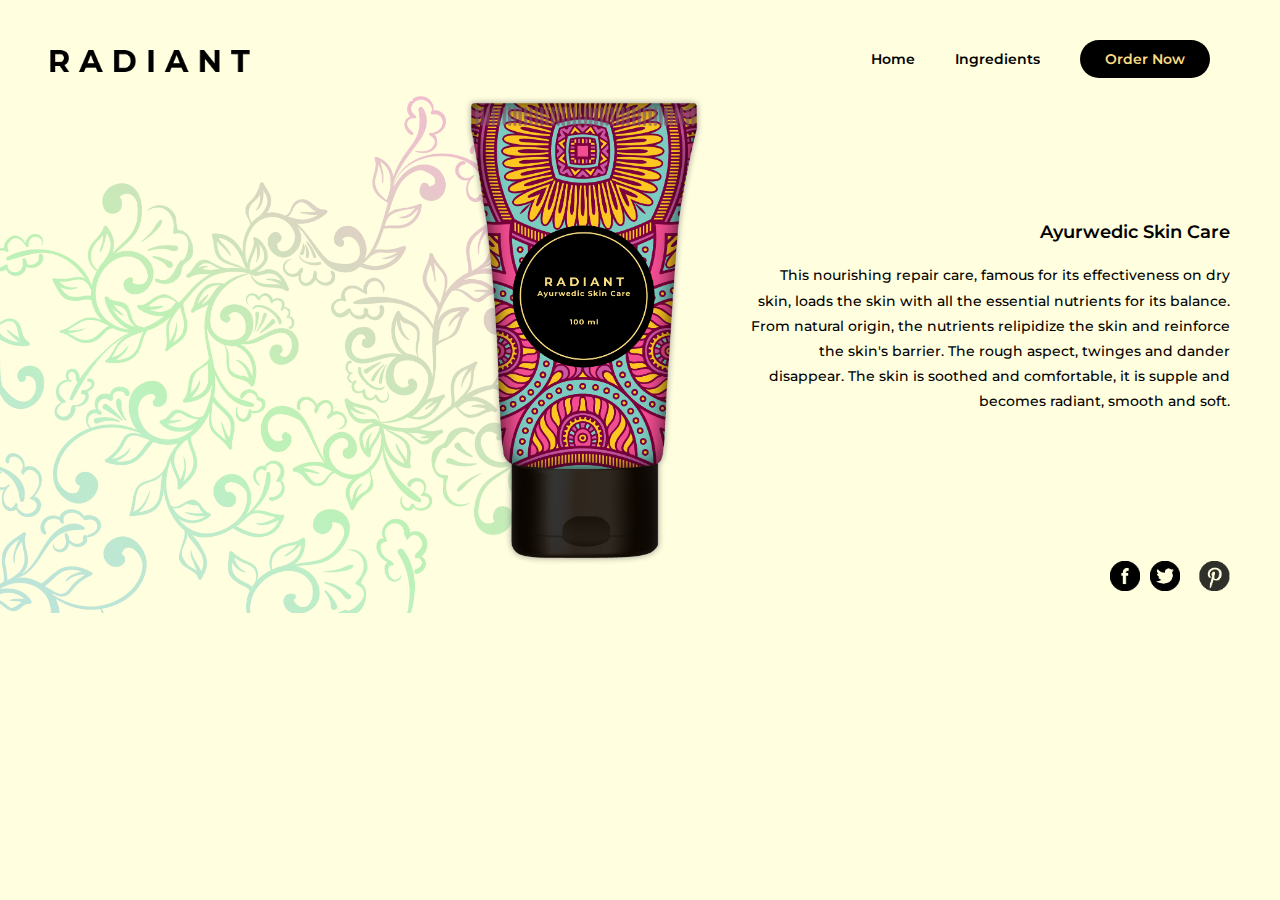
<file: index.html>
<!DOCTYPE html>
<html lang="en">
<head>
	<meta charset="UTF-8">
	<meta name="description" content="Radiant - Ayurwedic Skin Care">
	<meta name="viewport" content="width=device-width, initial-scale=1, shrink-to-fit=no">

	<!-- Title -->
	<title>Radiant</title>

	<!-- Favicon -->
    <link rel="icon" href="images/core-img/favicon.ico">  

    <!-- Google Fonts -->
    <link href="https://fonts.googleapis.com/css2?family=Montserrat:ital,wght@0,300;0,400;0,500;0,600;0,700;0,800;0,900;1,300;1,400;1,500;1,600;1,700;1,800;1,900&display=swap" rel="stylesheet">

    <!--  Stylesheet -->
    <link rel="stylesheet" href="style.css">
</head>
<body>	
	<div class="page-wrapper">
		<div class="background-overlay transition-overlay"></div>
		<!-- Page Top -->
		<div class="page-top">
			<div class="section-container">
				<div class="grid-row">

					<!-- Logo -->
					<div class="grid-col-6">
						<a href="/ndex.html"><img src="images/core-img/logo.png" alt="Radiant Logo" class="logo"></a>
					</div>

					<!-- Navigation -->
					<div class="grid-col-6 navigation">
						<div class="mobile-nav">
							<img src="images/core-img/icon-hamburger.svg" alt="Hamburger icon" class="mobile-nav-icon">
							<img src="images/core-img/icon-close.svg" alt="Hamburger icon" class="mobile-nav-close-icon">
						</div>
						<nav>
							<ul>
								<li><a href="/index.html">Home</a></li>
								<li><a href="/ingredients.html">Ingredients</a></li>
								<li class="order"><a href="/order.html" class="button">Order Now</a></li>
							</ul>
						</nav>
					</div>

				</div>	
			</div>		
		</div>

		<!-- Product -->
		<div class="content-left">
			<img src="images/floral-pattern.png" alt="Floral Pattern" class="floral-bg">
			<img src="images/radiant-cream.png" alt="Radiant Cream" class="product-img">	
		</div>

		<!-- Content -->
		<main id="swup" class="page-content home contentload">
			<div class="section-container">

				<div class="content-wrapper">				
					<div class="content-right contentslide">
						<div class="content-right-inner">
							<h1>Ayurwedic Skin Care</h1>	
							<p>This nourishing repair care, famous for its effectiveness on dry skin, loads the skin with all the essential nutrients for its balance. From natural origin, the nutrients relipidize the skin and reinforce the skin's barrier. The rough aspect, twinges and dander disappear. The skin is soothed and comfortable, it is supple and becomes radiant, smooth and soft.</p>							
						</div>				
					</div>

				</div>				
			</div>			
		</main>

		<!-- Footer -->
		<div class="footer">
			<div class="section-container">
				<div class="social-links">
					<a href="#"><img src="images/core-img/facebook.png" alt="Facebook"></a>
					<a href="#"><img src="images/core-img/twitter.png" alt="Twitter"></a>
					<a href="#"><img src="images/core-img/pinterest.png" alt="Pinterest"></a>
				</div>
			</div>
		</div>
		
	</div>

	<!-- Jquery -->
    <script src="modules/jquery/jquery.js"></script>

    <!-- Countdown JS -->
    <script src="modules/countdown/js/countdown.js"></script>

    <!-- Swup JS -->
    <script src="modules/swup/dist/swup.min.js"></script>

	<!-- Anime JS -->
    <script src="modules/animejs/anime.min.js"></script>

    <!-- JS -->
    <script src="script.js"></script>
</body>
</html>
</file>
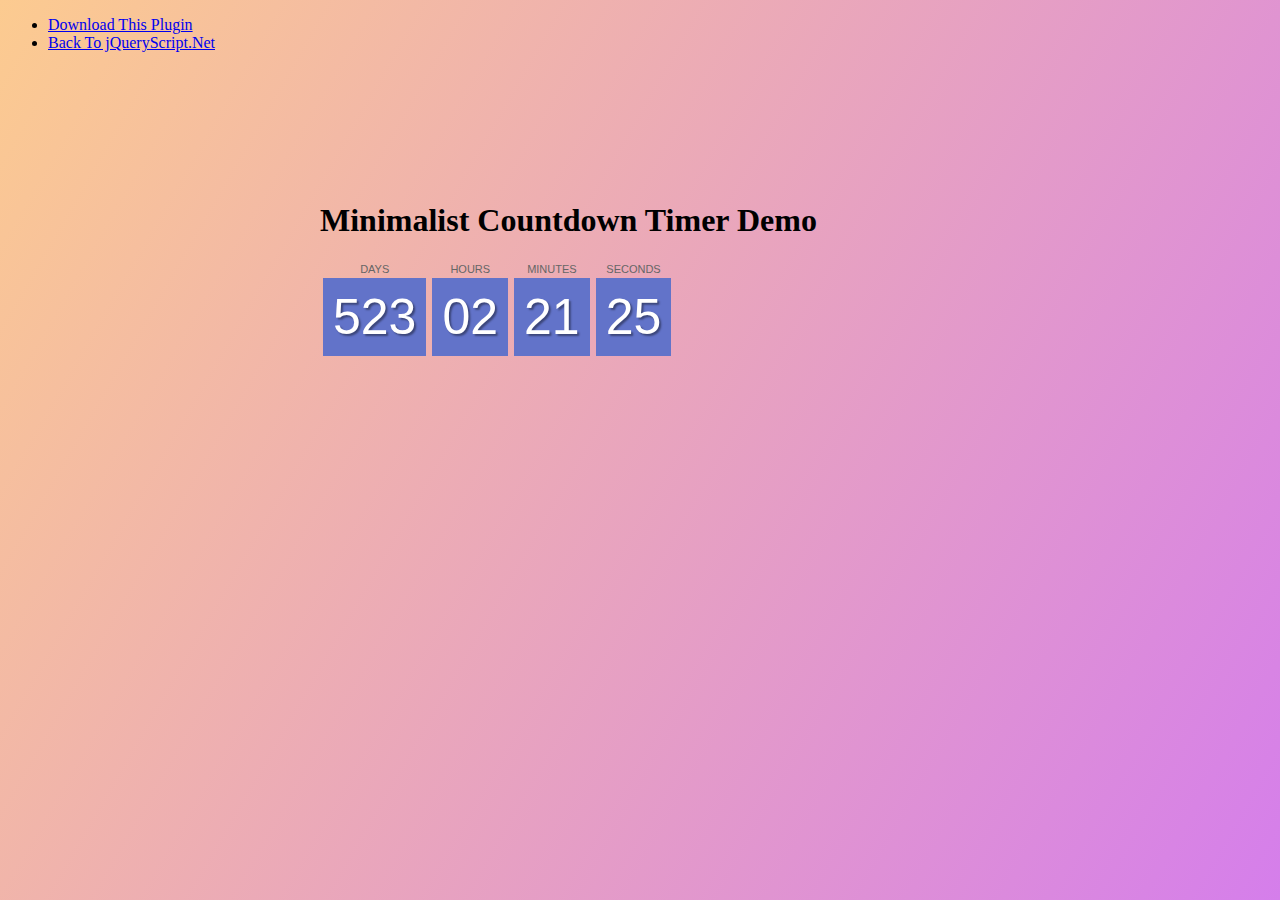
<file: modules/countdown/index.html>
<!doctype html>
<html>
<head>
<meta charset="utf-8">
<meta http-equiv="X-UA-Compatible" content="IE=edge,chrome=1">
<meta name="viewport" content="width=device-width, initial-scale=1">
	<title>Minimalist Countdown Timer Demo</title>
    <link href="http://www.jqueryscript.net/css/jquerysctipttop.css" rel="stylesheet" type="text/css">
	<link rel="stylesheet" type="text/css" href="css/countdown.css" />
	<script src="https://code.jquery.com/jquery-1.12.4.min.js"></script>
	<script type="text/javascript" src="js/countdown.js"></script>
    <style>
    html { height:100vh;}
    body {background-image: linear-gradient(120deg, #fccb90 0%, #d57eeb 100%);}
    .container { margin:150px auto; max-width:640px;}
    </style>
</head>
<body>
<div id="jquery-script-menu">
<div class="jquery-script-center">
<ul>
<li><a href="http://www.jqueryscript.net/time-clock/Minimalist-Countdown-Timer-Plugin-jQuery/">Download This Plugin</a></li>
<li><a href="http://www.jqueryscript.net/">Back To jQueryScript.Net</a></li>
</ul>
<div class="jquery-script-ads"><script type="text/javascript"><!--
google_ad_client = "ca-pub-2783044520727903";
/* jQuery_demo */
google_ad_slot = "2780937993";
google_ad_width = 728;
google_ad_height = 90;
//-->
</script>
<script type="text/javascript"
src="http://pagead2.googlesyndication.com/pagead/show_ads.js">
</script></div>
<div class="jquery-script-clear"></div>
</div>
</div>
<div class="container">
<h1>Minimalist Countdown Timer Demo</h1>
<div class='countdown' data-date="2028-01-01"></div>
</div>
<script type="text/javascript">

  var _gaq = _gaq || [];
  _gaq.push(['_setAccount', 'UA-36251023-1']);
  _gaq.push(['_setDomainName', 'jqueryscript.net']);
  _gaq.push(['_trackPageview']);

  (function() {
    var ga = document.createElement('script'); ga.type = 'text/javascript'; ga.async = true;
    ga.src = ('https:' == document.location.protocol ? 'https://ssl' : 'http://www') + '.google-analytics.com/ga.js';
    var s = document.getElementsByTagName('script')[0]; s.parentNode.insertBefore(ga, s);
  })();

</script>
</body>
</html>
</file>
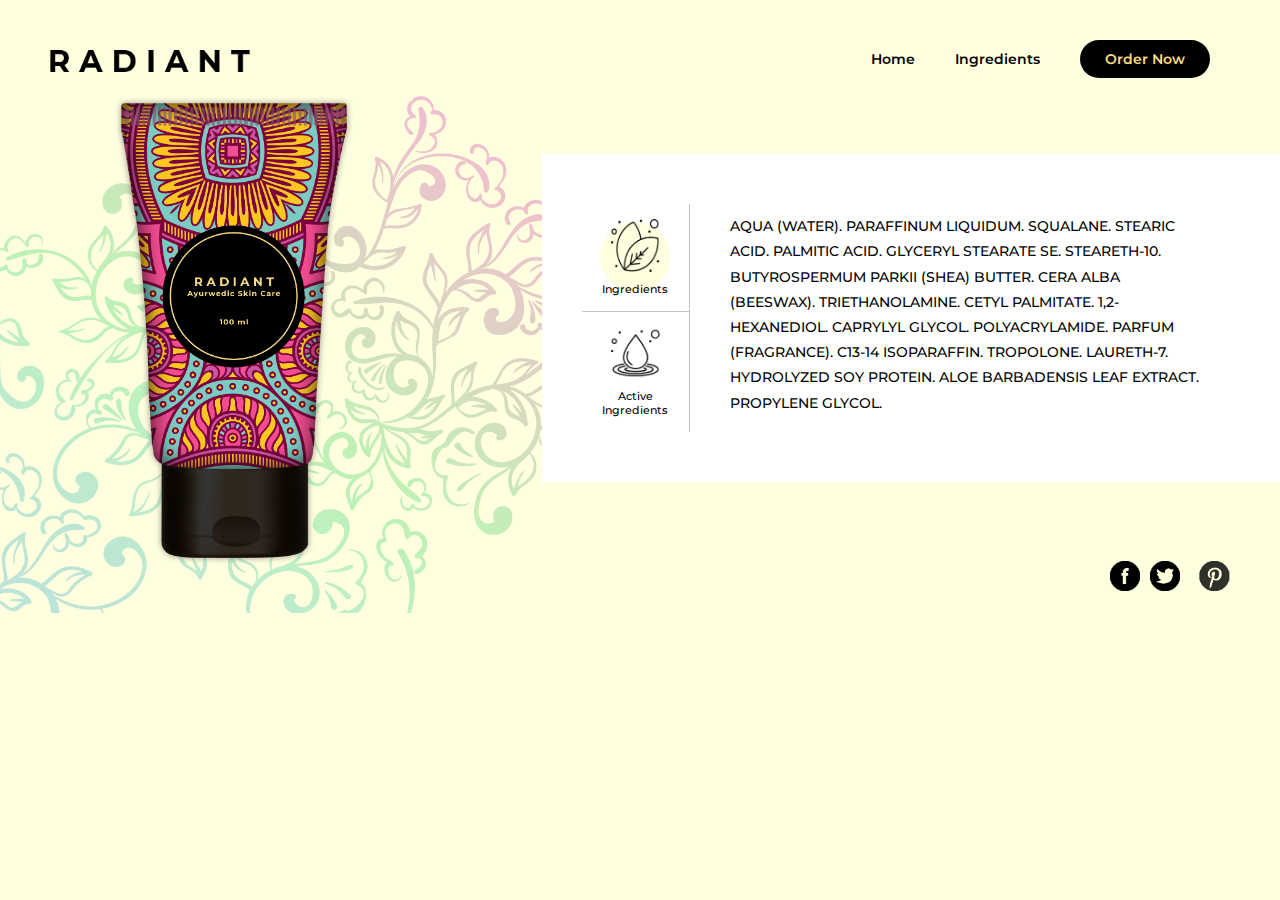
<file: ingredients.html>
<!DOCTYPE html>
<html lang="en">
<head>
	<meta charset="UTF-8">
	<meta name="description" content="Radiant - Ayurwedic Skin Care">
	<meta name="viewport" content="width=device-width, initial-scale=1, shrink-to-fit=no">

	<!-- Title -->
	<title>Radiant</title>

	<!-- Favicon -->
    <link rel="icon" href="images/core-img/favicon.ico">    

    <!-- Google Fonts -->
    <link href="https://fonts.googleapis.com/css2?family=Montserrat:ital,wght@0,300;0,400;0,500;0,600;0,700;0,800;0,900;1,300;1,400;1,500;1,600;1,700;1,800;1,900&display=swap" rel="stylesheet">

    <!--  Stylesheet -->
    <link rel="stylesheet" href="style.css">
</head>
<body>	
	<div class="page-wrapper">
		<div class="background-overlay transition-overlay"></div>
		<!-- Page Top -->
		<div class="page-top">
			<div class="section-container">
				<div class="grid-row">

					<!-- Logo -->
					<div class="grid-col-6">
						<a href="/index.html"><img src="images/core-img/logo.png" alt="Radiant Logo" class="logo"></a>
					</div>

					<!-- Navigation -->
					<div class="grid-col-6 navigation">
						<div class="mobile-nav">
							<img src="images/core-img/icon-hamburger.svg" alt="Hamburger icon" class="mobile-nav-icon">
							<img src="images/core-img/icon-close.svg" alt="Hamburger icon" class="mobile-nav-close-icon">
						</div>
						<nav>
							<ul>
								<li><a href="/index.html">Home</a></li>
								<li><a href="/ingredients.html">Ingredients</a></li>
								<li class="order"><a href="/order.html" class="button">Order Now</a></li>
							</ul>
						</nav>
					</div>

				</div>	
			</div>		
		</div>

		<!-- Product -->
		<div class="content-left">
			<img src="images/floral-pattern.png" alt="Floral Pattern" class="floral-bg">
			<img src="images/radiant-cream.png" alt="Radiant Cream" class="product-img">	
		</div>

		<!-- Content -->
		<main id="swup" class="page-content inner-page contentload">
			<div class="section-container">

				<div class="grid-row content-wrapper">
					
					<div class="grid-col-7 content-right contentslide">
						<div class="content-right-inner grid-row">
							<div class="tab tabslide">
							  <div class="tablinks" data-id="ingredients" id="defaultOpen">
							  	<div class="tabactive-bg"></div>
							  	<img src="images/ingredients.png" alt="Ingredients Icon"><span>Ingredients</span>
							  </div>
							  <div class="tablinks" data-id="activeIng">
							  	<div class="tabactive-bg"></div>
							  	<img src="images/active-ingredients.png" alt="Active Ingredients Icon"><span>Active Ingredients</span>  	
							  </div>
							</div>

							<div id="ingredients" class="tabcontent">
							  <p>AQUA (WATER). PARAFFINUM LIQUIDUM. SQUALANE. STEARIC ACID. PALMITIC ACID. GLYCERYL STEARATE SE. STEARETH-10. BUTYROSPERMUM PARKII (SHEA) BUTTER. CERA ALBA (BEESWAX). TRIETHANOLAMINE. CETYL PALMITATE. 1,2-HEXANEDIOL. CAPRYLYL GLYCOL. POLYACRYLAMIDE. PARFUM (FRAGRANCE). C13-14 ISOPARAFFIN. TROPOLONE. LAURETH-7. HYDROLYZED SOY PROTEIN. ALOE BARBADENSIS LEAF EXTRACT. PROPYLENE GLYCOL.</p>
							</div>

							<div id="activeIng" class="tabcontent">
							  <p>shea butter, beeswax, aloe vera and soy proteins in a creamy texture</p> 
							</div>
													
						</div>				
					</div>

				</div>				
			</div>			
		</main>

		<!-- Footer -->
		<div class="footer">
			<div class="section-container">
				<div class="social-links">
					<a href="#"><img src="images/core-img/facebook.png" alt="Facebook"></a>
					<a href="#"><img src="images/core-img/twitter.png" alt="Twitter"></a>
					<a href="#"><img src="images/core-img/pinterest.png" alt="Pinterest"></a>
				</div>
			</div>
		</div>
		
	</div>

	<!-- Jquery -->
    <script src="modules/jquery/jquery.js"></script>

    <!-- Countdown JS -->
    <script src="modules/countdown/js/countdown.js"></script>

    <!-- Swup JS -->
    <script src="modules/swup/dist/swup.min.js"></script>

	<!-- Anime JS -->
    <script src="modules/animejs/anime.min.js"></script>

    <!-- JS -->
    <script src="script.js"></script>
</body>
</html>
</file>
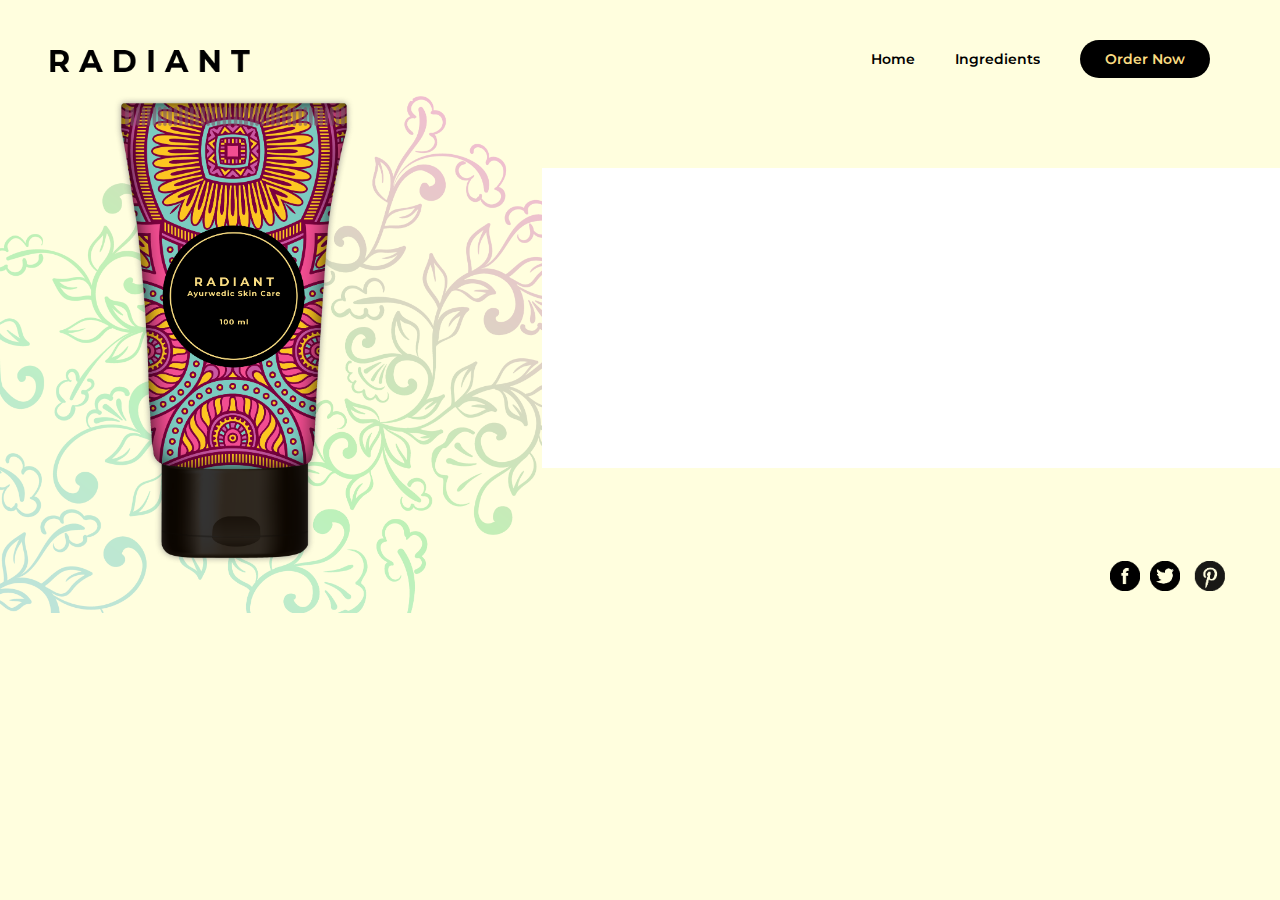
<file: order.html>
<!DOCTYPE html>
<html lang="en">
<head>
	<meta charset="UTF-8">
	<meta name="description" content="Radiant - Ayurwedic Skin Care">
	<meta name="viewport" content="width=device-width, initial-scale=1, shrink-to-fit=no">

	<!-- Title -->
	<title>Radiant</title>

	<!-- Favicon -->
    <link rel="icon" href="images/core-img/favicon.ico">    

    <!-- Google Fonts -->
    <link href="https://fonts.googleapis.com/css2?family=Montserrat:ital,wght@0,300;0,400;0,500;0,600;0,700;0,800;0,900;1,300;1,400;1,500;1,600;1,700;1,800;1,900&display=swap" rel="stylesheet">

    <!--  Stylesheet -->
    <link rel="stylesheet" href="style.css">
</head>
<body>	
	<div class="page-wrapper">
		<div class="background-overlay transition-overlay"></div>
		<!-- Page Top -->
		<div class="page-top">
			<div class="section-container">
				<div class="grid-row">

					<!-- Logo -->
					<div class="grid-col-6">
						<a href="/index.html"><img src="images/core-img/logo.png" alt="Radiant Logo" class="logo"></a>
					</div>

					<!-- Navigation -->
					<div class="grid-col-6 navigation">
						<div class="mobile-nav">
							<img src="images/core-img/icon-hamburger.svg" alt="Hamburger icon" class="mobile-nav-icon">
							<img src="images/core-img/icon-close.svg" alt="Hamburger icon" class="mobile-nav-close-icon">
						</div>
						<nav>
							<ul>
								<li><a href="/index.html">Home</a></li>
								<li><a href="/ingredients.html">Ingredients</a></li>
								<li class="order"><a href="/order.html" class="button">Order Now</a></li>
							</ul>
						</nav>
					</div>

				</div>	
			</div>		
		</div>

		<!-- Product -->
		<div class="content-left">
			<img src="images/floral-pattern.png" alt="Floral Pattern" class="floral-bg">
			<img src="images/radiant-cream.png" alt="Radiant Cream" class="product-img">	
		</div>
		
		<!-- Content -->
		<main id="swup" class="page-content inner-page order contentload">
			<div class="section-container">

				<div class="grid-row content-wrapper">
					
					<div class="grid-col-7 content-right contentslide">
						<div class="content-right-inner">
							<div class='countdown' data-date="2020-10-01" data-time="18:30"></div>					
						</div>				
					</div>

				</div>				
			</div>			
		</main>

		<!-- Footer -->
		<div class="footer">
			<div class="section-container">
				<div class="social-links">
					<a href="#"><img src="images/core-img/facebook.png" alt="Facebook"></a>
					<a href="#"><img src="images/core-img/twitter.png" alt="Twitter"></a>
					<a href="#"><img src="images/core-img/pinterest.png" alt="Pinterest"></a>
				</div>
			</div>
		</div>
		
	</div>

	<!-- Jquery -->
    <script src="modules/jquery/jquery.js"></script>

    <!-- Countdown JS -->
    <script src="modules/countdown/js/countdown.js"></script>

    <!-- Swup JS -->
    <script src="modules/swup/dist/swup.min.js"></script>

	<!-- Anime JS -->
    <script src="modules/animejs/anime.min.js"></script>

    <!-- JS -->
    <script src="script.js"></script>
</body>
</html>
</file>
<file: style.css>
/** Base CSS **/
* {
  margin: 0;
  padding: 0; 
}
body {
  width: 100%;
  max-width: 1366px;
  margin: 0 auto;
  font-family: "Montserrat", sans-serif;
  font-size: 14px;
  font-weight: 500;
  color: #000;
  background-color: #fffede; 
}
h1 {
  font-size: 18px;
  font-weight: 600;
  margin-bottom: 20px; 
}
p {
  line-height: 1.8em; 
}
a {
  text-decoration: none;
  color: #000; 
}
ul, li {
  margin: 0; 
}
ul li, li li {
  list-style: none; 
}
img {
  width: auto;
  max-width: 100%; 
}

/** General CSS **/
.section-container {
  padding: 20px; 
  height: 100%;
}
.grid-row {
  display: flex;
  flex-wrap: wrap; 
}
.grid-col-12 {
  flex: 100%;
  max-width: 100%; 
}
.grid-col-11 {
  flex: 91.66%;
  max-width: 91.66%; 
}
.grid-col-10 {
  flex: 83.33%;
  max-width: 83.33%; 
}
.grid-col-9 {
  flex: 75%;
  max-width: 75%; 
}
.grid-col-8 {
  flex: 66.66%;
  max-width: 66.66%; 
}
.grid-col-7 {
  flex: 58.33%;
  max-width: 58.33%; 
}
.grid-col-6 {
  flex: 50%;
  max-width: 50%; 
}
.grid-col-5 {
  flex: 41.66%;
  max-width: 41.66%; 
}
.grid-col-4 {
  flex: 33.33%;
  max-width: 33.33%; 
}
.grid-col-3 {
  flex: 25%;
  max-width: 25%; 
}
.grid-col-2 {
  flex: 16.66%;
  max-width: 16.66%; 
}
.grid-col-1 {
  flex: 8.333%;
  max-width: 8.333%; 
}
#swup {
  overflow-x: hidden;
  min-height: 445px;
  display: flex;
  align-items: center;
  flex-wrap: wrap;
}
a.button {
  background: #000;
  color: #fadc82;
  padding: 10px 25px;
  border-radius: 50px; 
}

/** Page Top **/
img.logo {
  width: 200px; 
}
.page-top {
  padding: 30px 30px 0
}
.page-top .mobile-nav-icon, .page-top .mobile-nav-close-icon {
  display: none;
}

/** Navigation **/
.navigation nav {
  display: block;
}
.navigation ul {
  display: flex;
  justify-content: flex-end; 
}
.navigation li {
  margin: 0 20px;
}
.navigation li a {
  font-size: 14px;
  font-weight: 600; 
}

/** Content **/
.page-content .content-wrapper {
  height: 100%;
  justify-content: flex-end;
}
.page-content .section-container {
  width: 100%;
}
.page-content {
  padding: 0 30px;
}
img.floral-bg {
  width: 50%;
}
img.product-img {
  width: 240px;
  position: absolute;
  right: 45%; 
}
.page-content .content-right {
  display: flex;
  justify-content: flex-end;
  align-items: center;
  z-index: 0; 
}

/** Home Page **/
.content-left {
  display: flex;
  justify-content: flex-start;
  position: absolute;
}
.home .content-right-inner {
  width: 480px;
  text-align: right; 
}

/** Ingredients Page **/
.inner-page.content-left {
  display: flex;
  justify-content: flex-start; 
}
.inner-page .content-right-inner {
  width: 100%;
  min-height: 200px;
  background: #fff;
  padding: 50px 40px;
  margin-right: -50px; 
}
.inner-page .tabcontent p {
  padding: 10px 10px 10px 40px; 
}
.tabslide {
  flex: 16.33%;
  max-width: 16.33%;
}
.tabcontent {
  flex: 80%;
  max-width: 80%;
}
.tabslide {
  border-right: 1px solid #c3c3c3;
}
.inner-page .tablinks {
  padding: 15px 5px;  
  border-bottom: 1px solid #c3c3c3;
  position: relative; 
  display: flex;
  flex-direction: column;
  justify-content: center;
  align-items: center;
}
.inner-page .tablinks.active .tabactive-bg {
  background: #fffede;
  width: 70px;
  height: 70px;
  position: absolute;
  border-radius: 50%;
}
.inner-page .tablinks:last-child {
  border-bottom: none; 
}
.inner-page .tablinks img {
  width: 50px;
  display: block;
  margin: 0 auto;
  position: relative; 
}
.inner-page .tablinks span {
  display: block;
  margin: 10px auto 0;
  text-align: center;
  font-size: 11px;
  position: relative; 
}

/** Order Page **/
.order .content-right-inner {
  display: flex;
  align-items: center;
  justify-content: center;
}
.countdown-container.hours, .countdown-container.minutes, .countdown-container.seconds {
  min-width: 90px;
}
.countdown {
  text-transform: uppercase;
}
.countdown > div { 
  display: inline-block; 
}
.countdown > div > span {
  display: block;
  text-align: center;
}
.countdown-container { 
  margin: 0 3px; 
}
.countdown-container .countdown-heading {
  font-size: 11px;
  margin: 3px;
}
.countdown-container .countdown-value {
  font-size: 50px;
  background: #000;
  padding: 10px;
  color: #fff;
  border-radius: 5px;
}

/** Footer **/
.footer {
  padding: 0 30px 30px;
}
.social-links {
  display: flex;
  justify-content: flex-end;
}
.social-links a {
  width: 30px;
  margin: 0 10px 0 0; 
}

/** Swup Transitions **/
.background-overlay {
  width: 100%;
  height: 100vh;
  position: absolute;
  top: 0;
  right: 0;
  background: #dacad1;
  opacity: 0.5;
  z-index: -1;
  transform: scale(0);
  transform-origin: right;
}
.transition-overlay {
  transition: 700ms cubic-bezier(.54,.54,0,1);
  transform: scaleX(0) translateX(0);
} 
html.is-leaving .transition-overlay {
  transform: scaleX(1) translateX(-60%);
}

.contentload {
  opacity: 1;
}
html.is-animating .contentload {
  opacity: 1;
}

.contentslide {
  transition: 300ms ease-out;
  transform: translateX(0);
}
html.is-animating .contentslide {
  transform: translateX(150%);
}

.tabslide {
  transition: 500ms cubic-bezier(.56,.7,.11,1.01) 100ms;
  transform: translateX(0);
}
html.is-animating .tabslide {
  transform: translateX(150%);
}

/** Responsive **/
@media (max-width: 1024px) {
  .home .content-right-inner {
    width: 380px;
  }
  img.product-img {
    right: 50%;
  }
  .tabslide {
    flex: 24%;
    max-width: 24%;
  }
  .tabcontent {
    flex: 75%;
    max-width: 75%;
  }
}
@media (max-width: 768px) {
  #swup {
    min-height: auto;
  }
  .content-left {
    position: relative;
    justify-content: center;
  }
  img.floral-bg {
    position: absolute;
    width: 100%;
    z-index: -1;
  }
  img.product-img {
    position: static;
  }
  .page-content .content-right {
    max-width: 100%;
    flex: 100%;
  }
  .home .content-right-inner {
    width: 100%;
  }
  .social-links {
    justify-content: center;
  }
  .social-links a {
    margin: 0 5px;
  }
  .navigation nav {
    position: absolute;
    background: #fff;
    width: 90%;
    top: 95px;
    left: 5%;
    z-index: 2;
    box-shadow: 5px 10px 12px 0 #0000000d;
    display: none;
  }
  .navigation nav ul {
    padding: 20px 20px 10px;
    flex-direction: column;
  }
  .navigation li {
    text-align: center;
    padding: 8px;
  }
  .navigation li a {
    display: block;
  }
  .navigation li.order {
    margin: 20px 0;
  }
  .navigation {
    display: flex;
    justify-content: flex-end;
  }
  .page-top .mobile-nav-icon, .page-top .mobile-nav-close-icon {
    display: block;
  }
}
@media (max-width: 480px) {
  .inner-page .content-right-inner {
    flex-direction: column;
  }
  .tabslide {
    flex: 100%;
    max-width: 100%;
    display: flex;
    justify-content: center;
    border-right: none;
    border-bottom: 1px solid #c3c3c3;
    margin-bottom: 20px;
  }
  .inner-page .tablinks {
    padding: 15px 20px;
    border-bottom: none;
  }
  .tabcontent {
    flex: 100%;
    max-width: 100%;
  }
  .inner-page .tabcontent p {
    padding: 10px;
  }
  .countdown-container .countdown-value {
    font-size: 20px;
  }
  .countdown-container.hours, .countdown-container.minutes, .countdown-container.seconds {
    min-width: 40px;
  }
  #swup .section-container {
    padding: 20px 0;
  }
}
</file>
<file: modules/countdown/css/countdown.css>
.countdown{font-family: arial; text-transform: uppercase;}
.countdown > div{display: inline-block;}
.countdown > div > span{display: block; text-align: center;}
.countdown-container{margin:0 3px;}
.countdown-container .countdown-heading{font-size: 11px; margin: 3px; color: #666}
.countdown-container .countdown-value{font-size: 50px; background: #6273c9; padding:10px; color:#fff; text-shadow: 2px 2px 2px rgba(0,0,0,0.4)}
</file>
